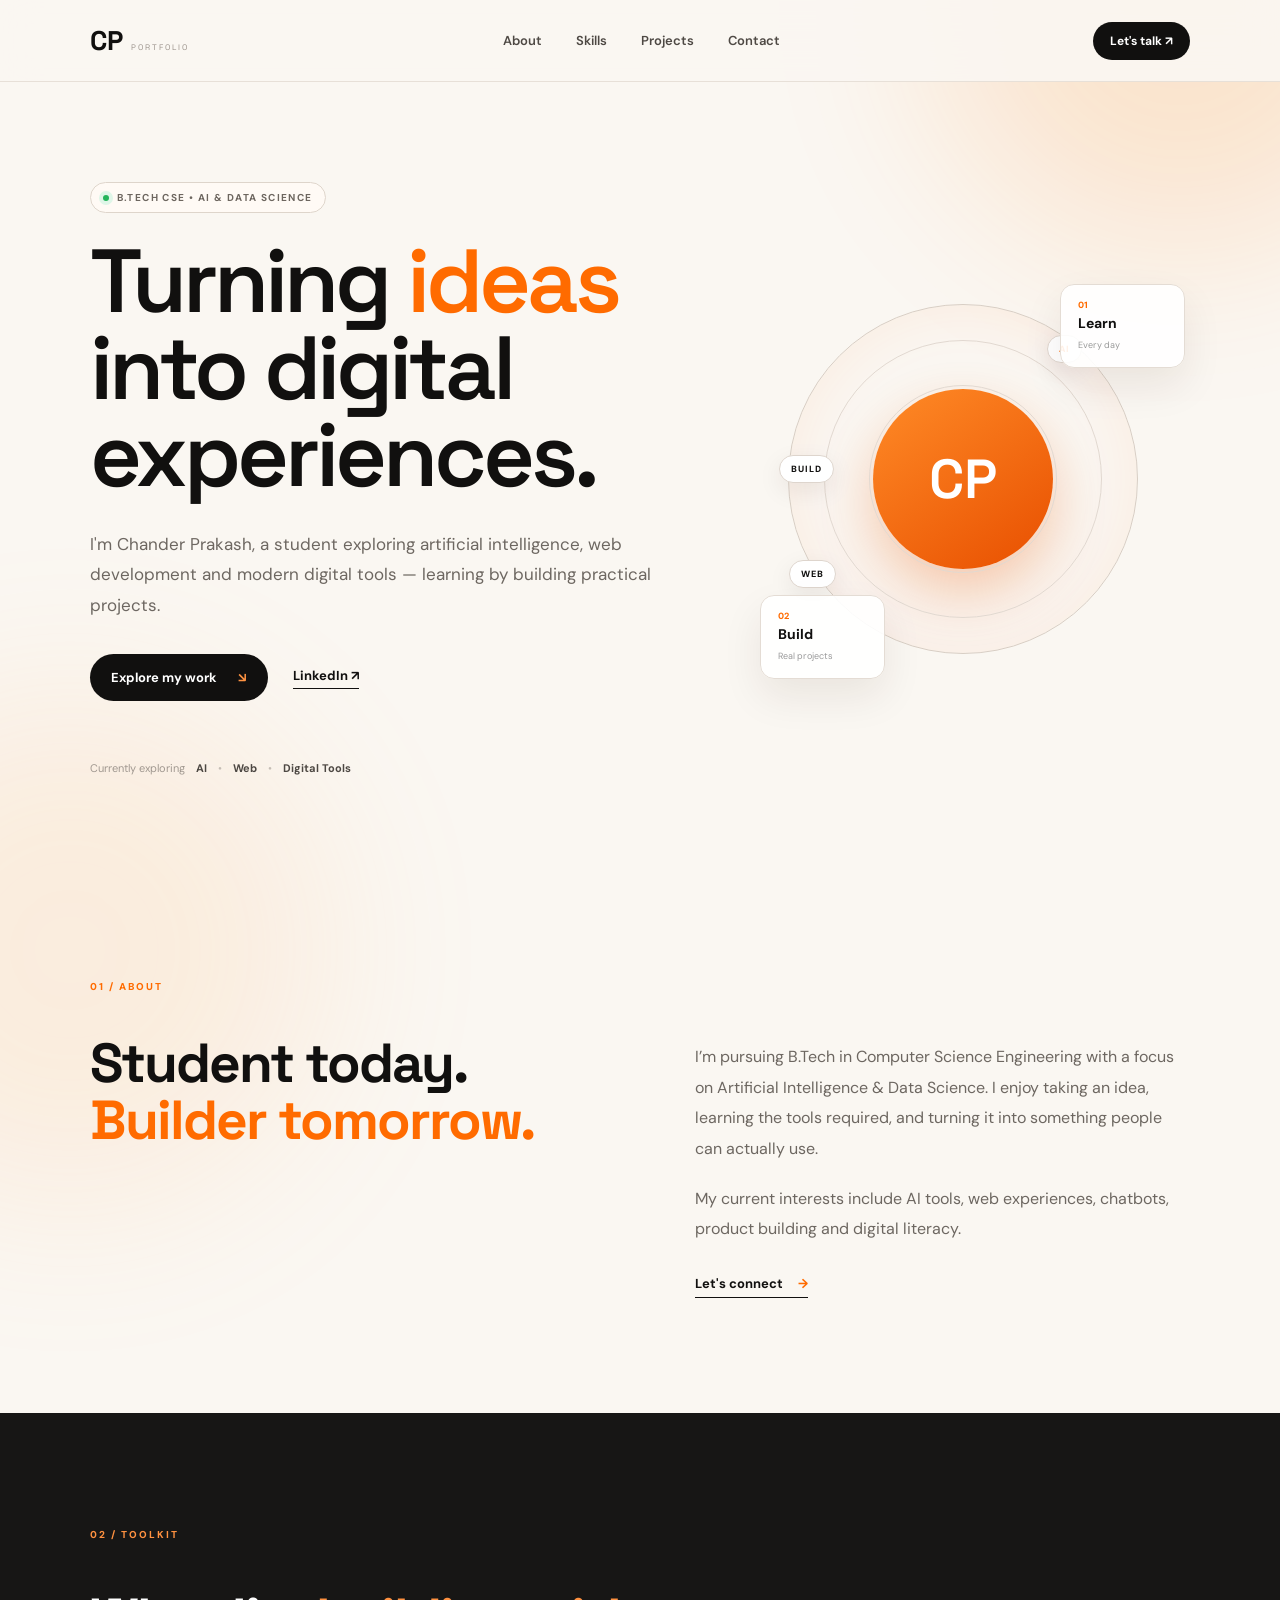
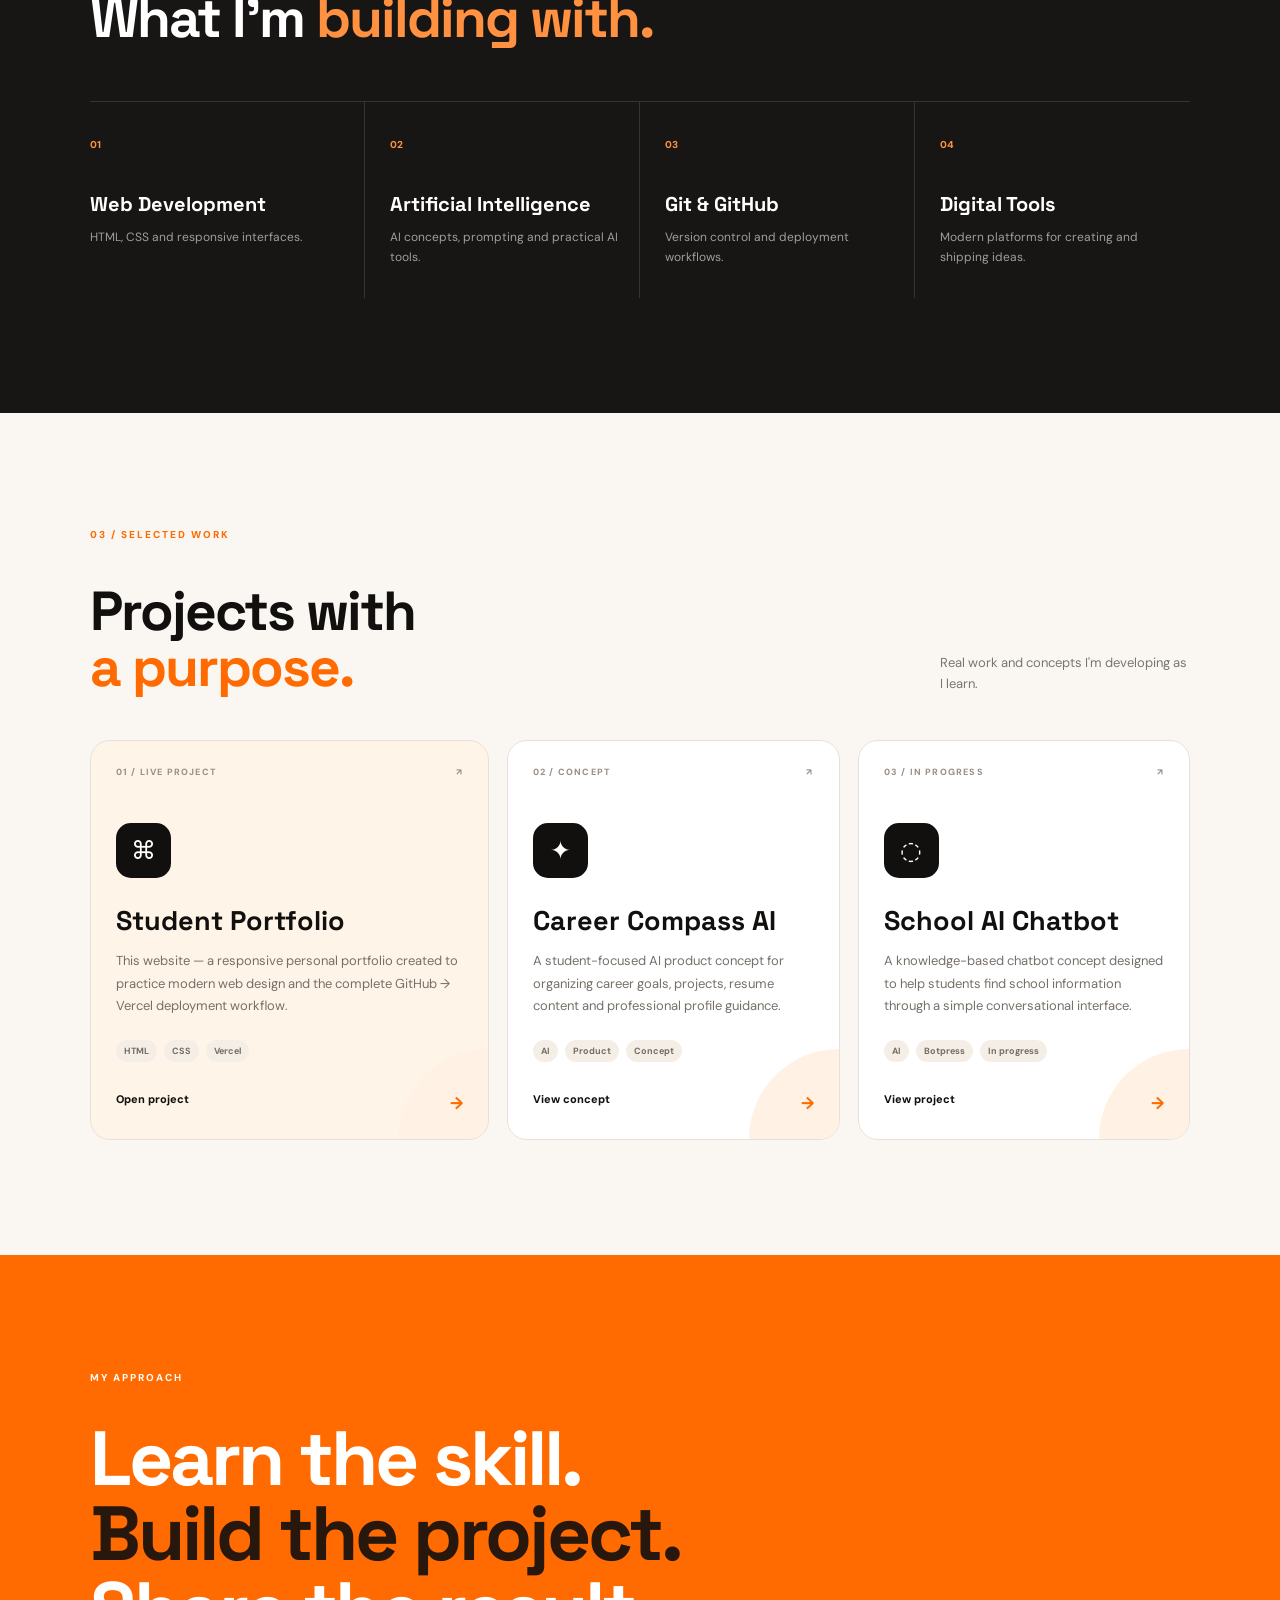
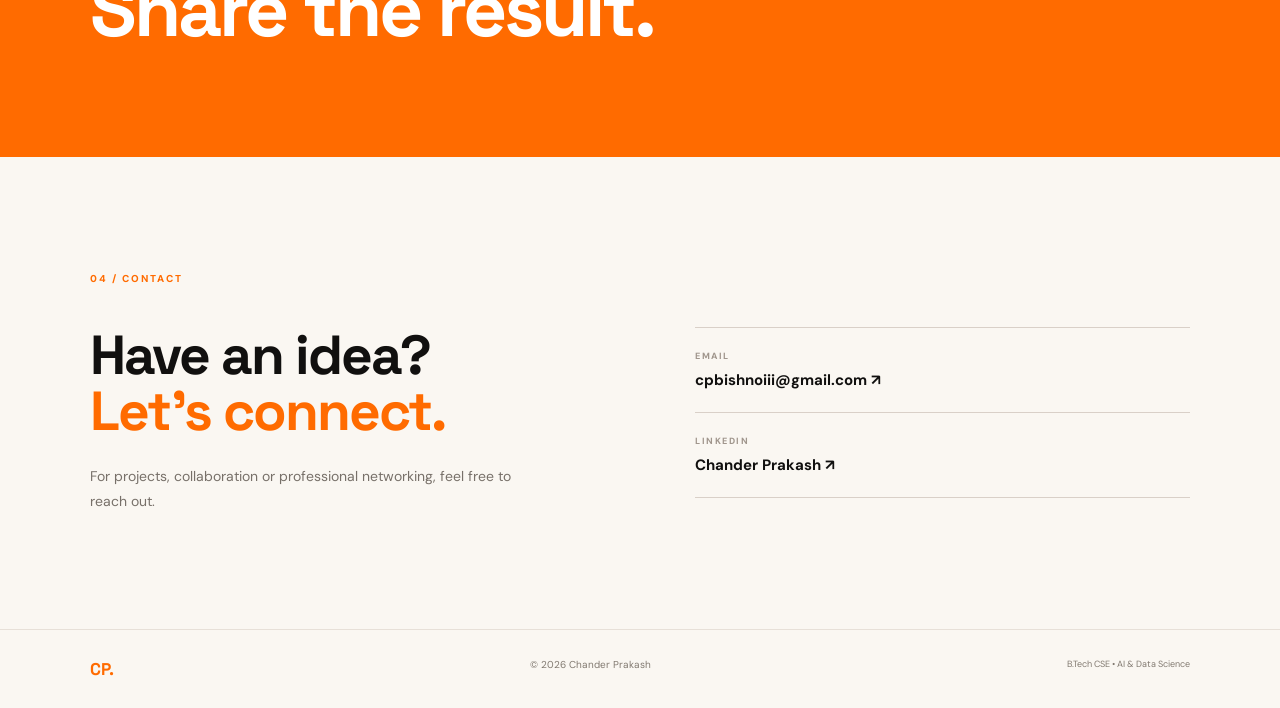
<file: index.html>
<!DOCTYPE html>
<html lang="en">
<head>
  <meta charset="UTF-8">
  <meta name="viewport" content="width=device-width, initial-scale=1.0">
  <meta name="description" content="Chander Prakash — B.Tech CSE AI & Data Science student portfolio.">
  <meta name="author" content="Chander Prakash">
  <meta name="keywords" content="Chander Prakash, AI, Data Science, CSE, student portfolio, web development">
  <meta property="og:title" content="Chander Prakash | AI & Data Science">
  <meta property="og:description" content="Student portfolio focused on AI, data science, web development and practical digital projects.">
  <meta property="og:type" content="website">
  <title>CP — AI & Data Science</title>
  <link rel="stylesheet" href="style.css">
<script src="https://cdn.botpress.cloud/webchat/v5.0/inject.js"></script>
<script src="https://files.bpcontent.cloud/2026/09/15/04/20260915045148-DFIFVXT6.js" defer></script></head>
</head>
  <body>
  <div class="bg-glow glow-one"></div>
  <div class="bg-glow glow-two"></div>

  <header class="nav">
    <a class="brand" href="#home"><span>CP</span><small>PORTFOLIO</small></a>
    <nav>
      <a href="#about">About</a>
      <a href="#skills">Skills</a>
      <a href="#work">Projects</a>
      <a href="#contact">Contact</a>
    </nav>
    <a class="nav-cta" href="mailto:cpbishnoiii@gmail.com">Let's talk ↗</a>
  </header>

  <main id="home">
    <section class="hero">
      <div class="hero-copy">
        <div class="pill"><i></i> B.TECH CSE • AI & DATA SCIENCE</div>
        <h1>Turning <em>ideas</em><br>into digital experiences.</h1>
        <p class="hero-text">I'm Chander Prakash, a student exploring artificial intelligence, web development and modern digital tools — learning by building practical projects.</p>
        <div class="hero-actions">
          <a class="btn-main" href="#work">Explore my work <span>↘</span></a>
          <a class="btn-link" href="https://www.linkedin.com/in/chander-prakash-222505421/" target="_blank" rel="noopener noreferrer">LinkedIn ↗</a>
        </div>
        <div class="trust-row">
          <span>Currently exploring</span>
          <strong>AI</strong><b>•</b><strong>Web</strong><b>•</b><strong>Digital Tools</strong>
        </div>
      </div>

      <div class="hero-visual">
        <div class="orb">
          <div class="orb-inner">CP</div>
          <span class="orbit o1">AI</span>
          <span class="orbit o2">WEB</span>
          <span class="orbit o3">BUILD</span>
        </div>
        <div class="floating-card fc-top"><span>01</span><b>Learn</b><small>Every day</small></div>
        <div class="floating-card fc-bottom"><span>02</span><b>Build</b><small>Real projects</small></div>
      </div>
    </section>

    <section id="about" class="about section">
      <div class="section-label">01 / ABOUT</div>
      <div class="about-content">
        <div>
          <h2>Student today.<br><span>Builder tomorrow.</span></h2>
        </div>
        <div>
          <p>I’m pursuing B.Tech in Computer Science Engineering with a focus on Artificial Intelligence & Data Science. I enjoy taking an idea, learning the tools required, and turning it into something people can actually use.</p>
          <p>My current interests include AI tools, web experiences, chatbots, product building and digital literacy.</p>
          <a class="text-arrow" href="#contact">Let's connect <span>→</span></a>
        </div>
      </div>
    </section>

    <section id="skills" class="skills section">
      <div class="section-label">02 / TOOLKIT</div>
      <h2>What I'm <span>building with.</span></h2>
      <div class="skill-grid">
        <div class="skill"><span class="skill-no">01</span><h3>Web Development</h3><p>HTML, CSS and responsive interfaces.</p></div>
        <div class="skill"><span class="skill-no">02</span><h3>Artificial Intelligence</h3><p>AI concepts, prompting and practical AI tools.</p></div>
        <div class="skill"><span class="skill-no">03</span><h3>Git & GitHub</h3><p>Version control and deployment workflows.</p></div>
        <div class="skill"><span class="skill-no">04</span><h3>Digital Tools</h3><p>Modern platforms for creating and shipping ideas.</p></div>
      </div>
    </section>

    <section id="work" class="work section">
      <div class="section-label">03 / SELECTED WORK</div>
      <div class="work-heading">
        <h2>Projects with<br><span>a purpose.</span></h2>
        <p>Real work and concepts I'm developing as I learn.</p>
      </div>

      <div class="project-grid">
        <a class="project-card featured" href="project-portfolio.html">
          <div class="project-top"><span>01 / LIVE PROJECT</span><span>↗</span></div>
          <div class="project-icon">⌘</div>
          <h3>Student Portfolio</h3>
          <p>This website — a responsive personal portfolio created to practice modern web design and the complete GitHub → Vercel deployment workflow.</p>
          <div class="tags"><span>HTML</span><span>CSS</span><span>Vercel</span></div>
          <div class="project-link">Open project <b>→</b></div>
        </a>

        <a class="project-card" href="project-career.html">
          <div class="project-top"><span>02 / CONCEPT</span><span>↗</span></div>
          <div class="project-icon">✦</div>
          <h3>Career Compass AI</h3>
          <p>A student-focused AI product concept for organizing career goals, projects, resume content and professional profile guidance.</p>
          <div class="tags"><span>AI</span><span>Product</span><span>Concept</span></div>
          <div class="project-link">View concept <b>→</b></div>
        </a>

        <a class="project-card" href="project-chatbot.html">
          <div class="project-top"><span>03 / IN PROGRESS</span><span>↗</span></div>
          <div class="project-icon">◌</div>
          <h3>School AI Chatbot</h3>
          <p>A knowledge-based chatbot concept designed to help students find school information through a simple conversational interface.</p>
          <div class="tags"><span>AI</span><span>Botpress</span><span>In progress</span></div>
          <div class="project-link">View project <b>→</b></div>
        </a>
      </div>
    </section>

    <section class="statement">
      <div class="statement-inner">
        <span>MY APPROACH</span>
        <h2>Learn the skill.<br><i>Build the project.</i><br>Share the result.</h2>
      </div>
    </section>

    <section id="contact" class="contact section">
      <div class="section-label">04 / CONTACT</div>
      <div class="contact-inner">
        <div>
          <h2>Have an idea?<br><span>Let's connect.</span></h2>
          <p>For projects, collaboration or professional networking, feel free to reach out.</p>
        </div>
        <div class="contact-links">
          <a href="mailto:cpbishnoiii@gmail.com"><small>EMAIL</small><strong>cpbishnoiii@gmail.com ↗</strong></a>
          <a href="https://www.linkedin.com/in/chander-prakash-222505421/" target="_blank" rel="noopener noreferrer"><small>LINKEDIN</small><strong>Chander Prakash ↗</strong></a>
        </div>
      </div>
    </section>
  </main>

  <footer><span>CP.</span> © 2026 Chander Prakash <small>B.Tech CSE • AI & Data Science</small></footer>
</body>
</html>
</file>
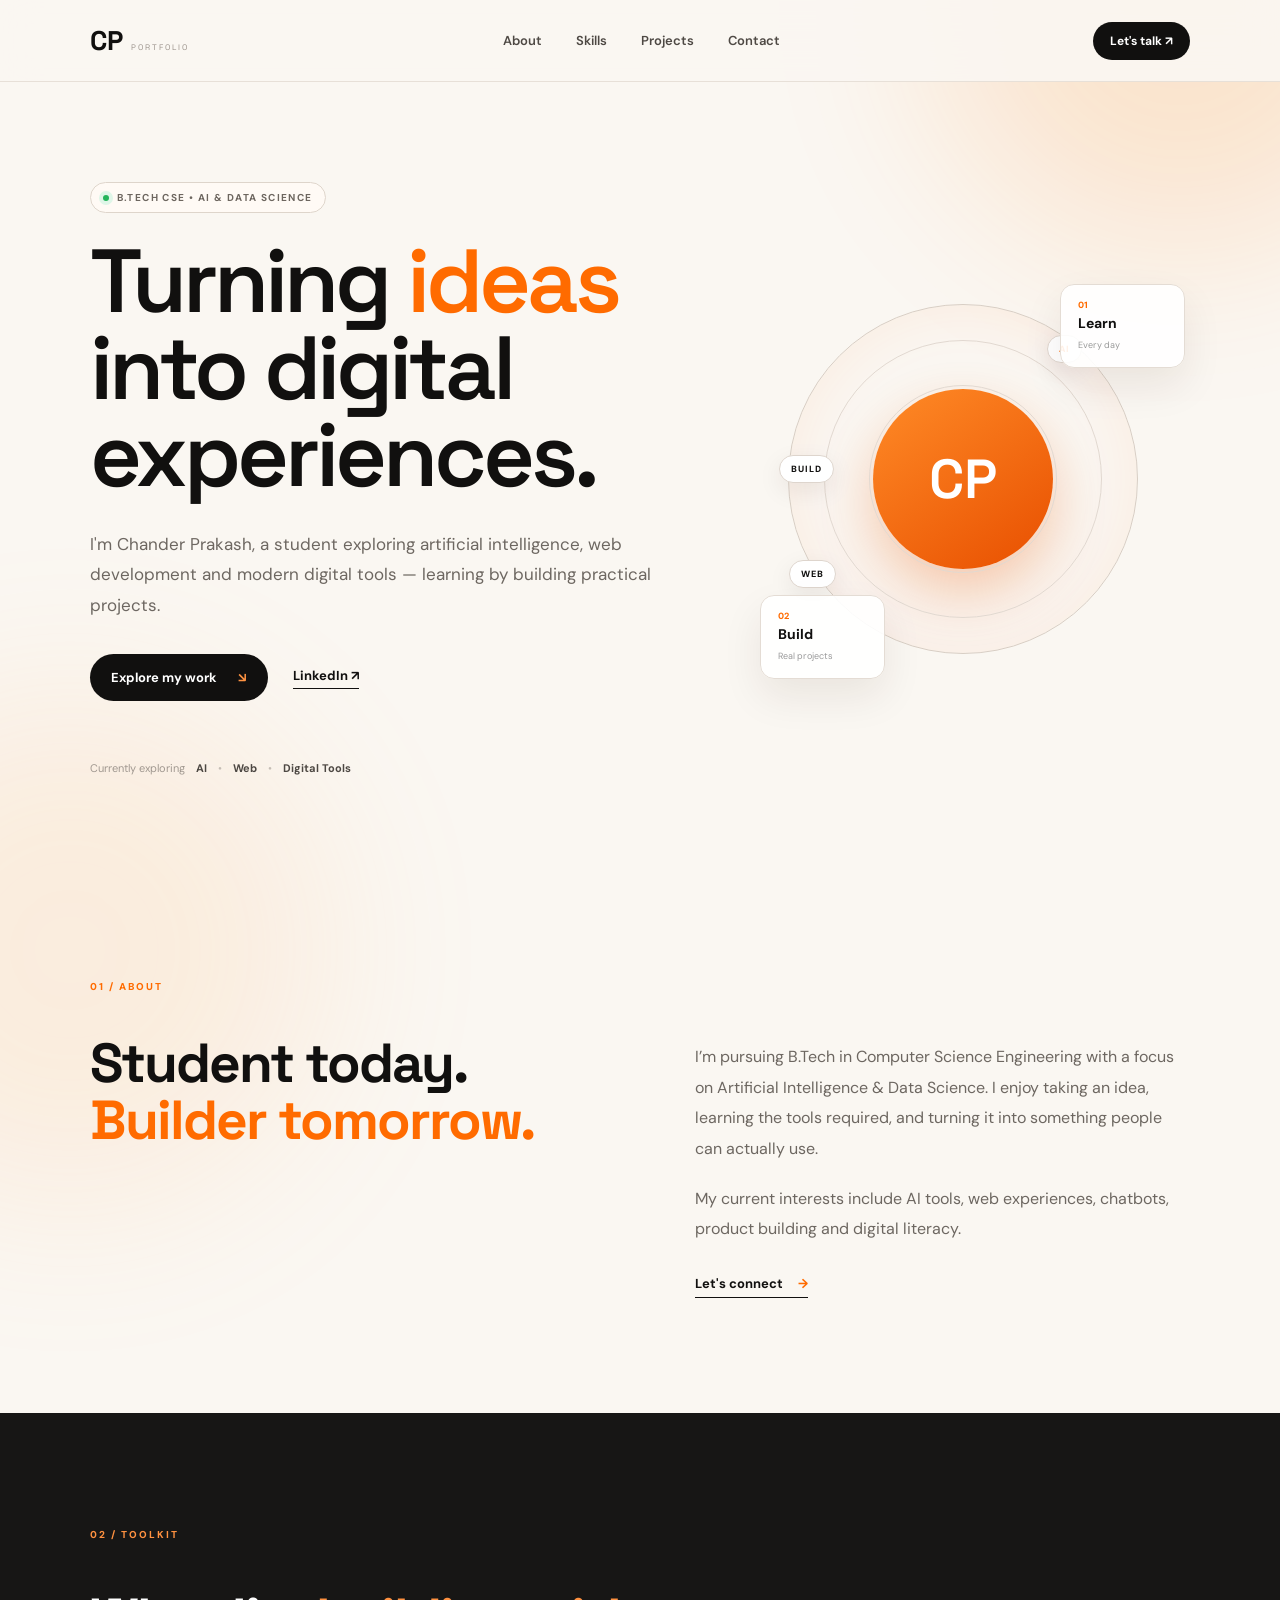
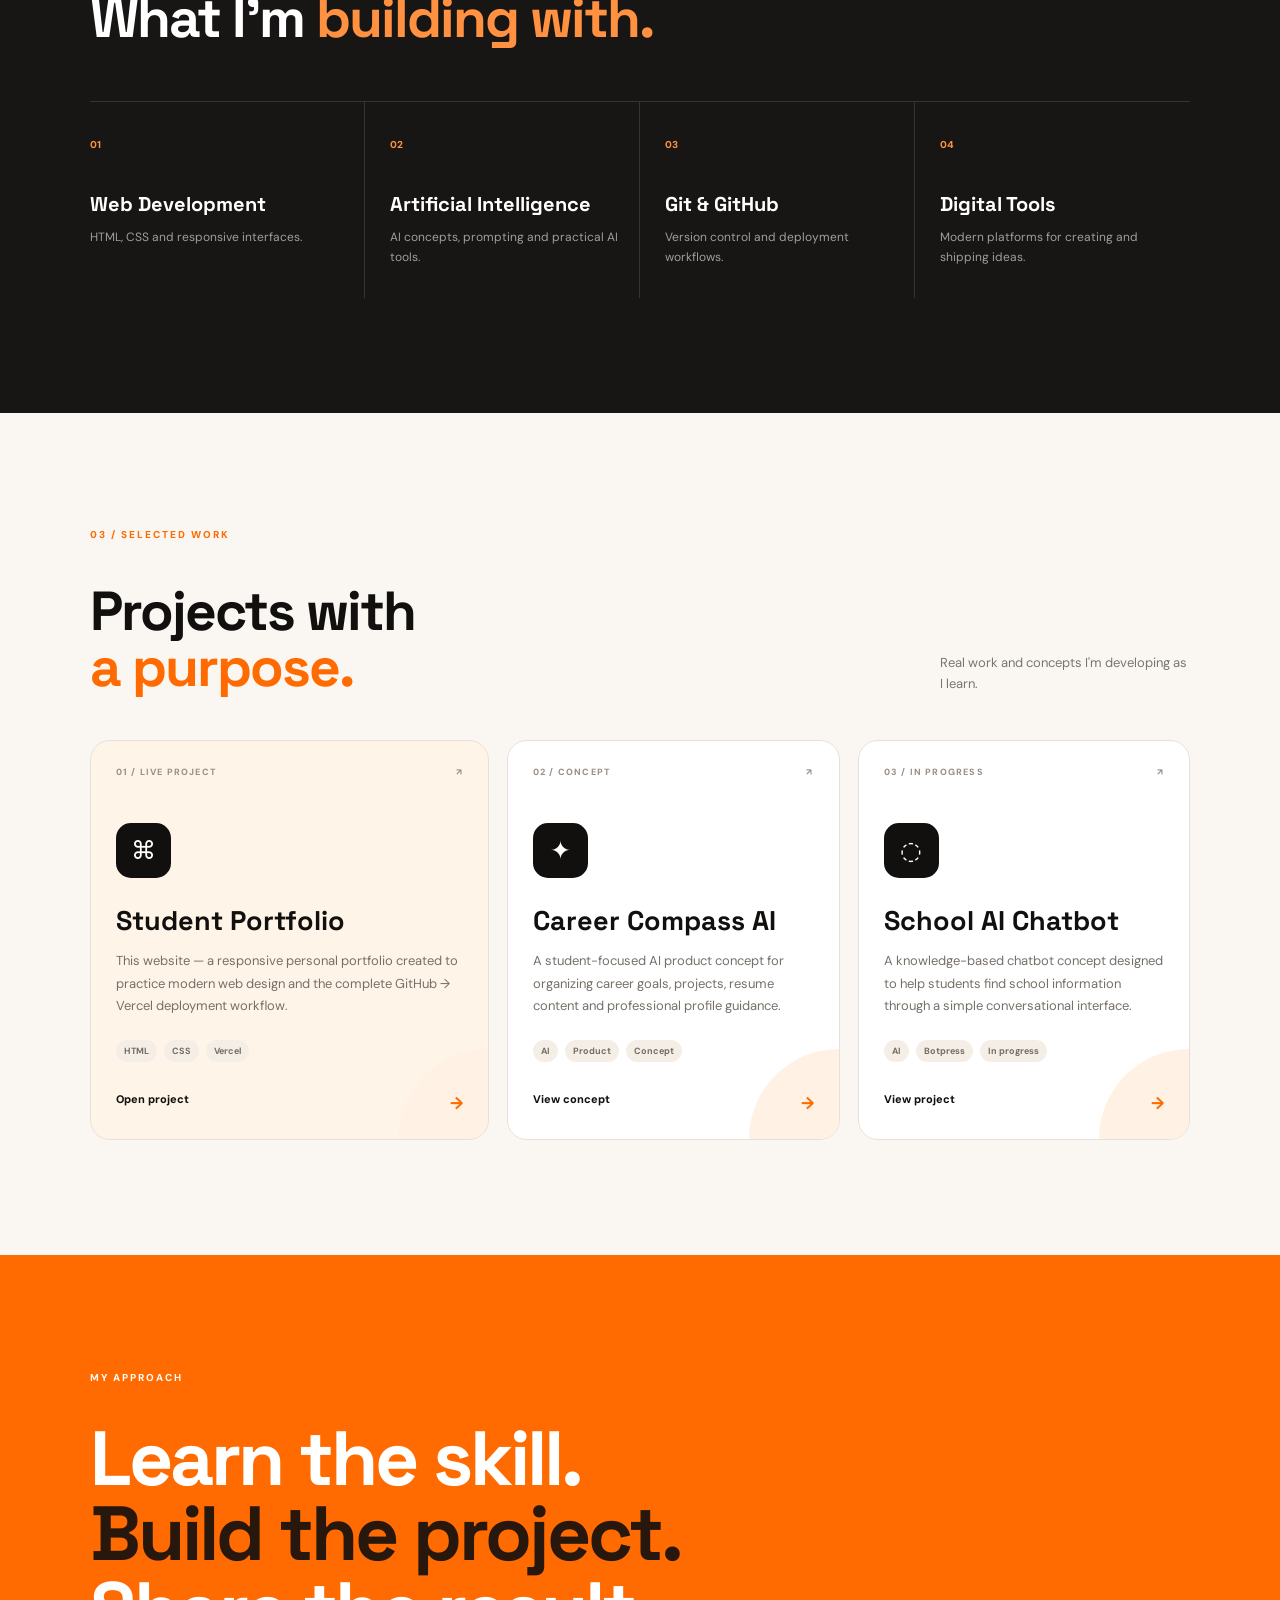
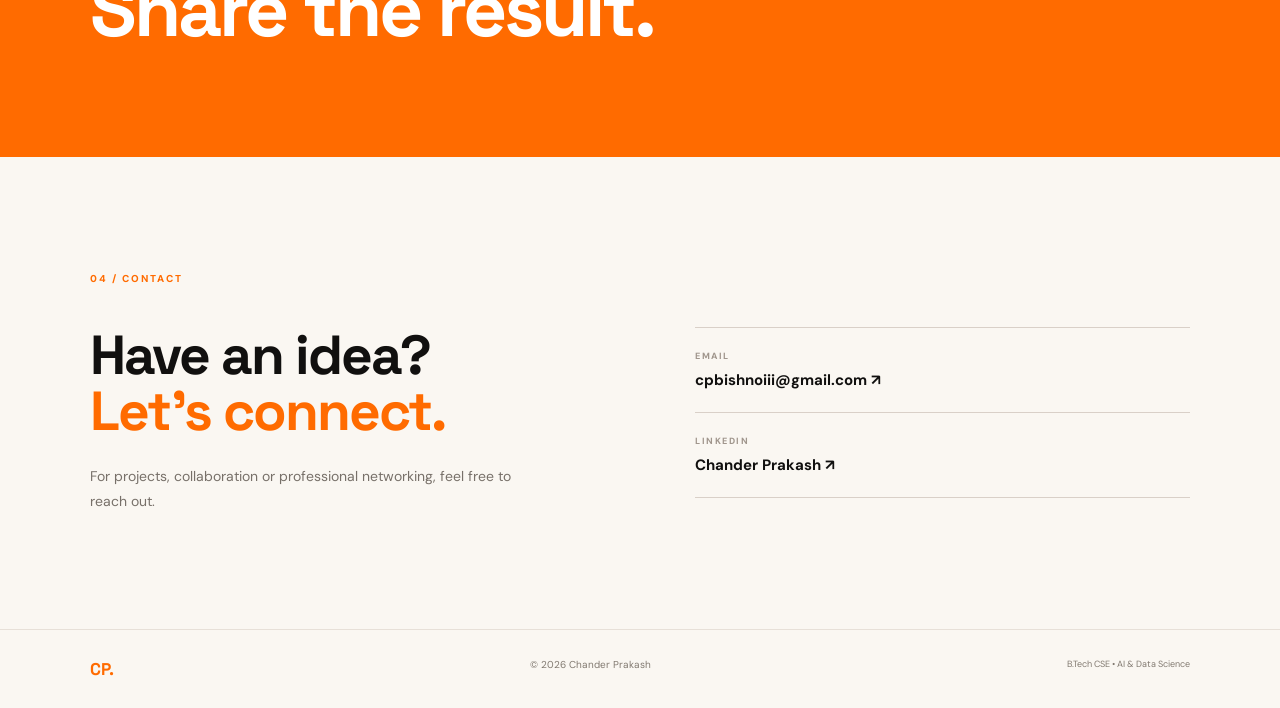
<file: index[1].html>
<!DOCTYPE html>
<html lang="en">
<head>
  <meta charset="UTF-8">
  <meta name="viewport" content="width=device-width, initial-scale=1.0">
  <meta name="description" content="Chander Prakash — B.Tech CSE AI & Data Science student portfolio.">
  <meta name="author" content="Chander Prakash">
  <meta name="keywords" content="Chander Prakash, AI, Data Science, CSE, student portfolio, web development">
  <meta property="og:title" content="Chander Prakash | AI & Data Science">
  <meta property="og:description" content="Student portfolio focused on AI, data science, web development and practical digital projects.">
  <meta property="og:type" content="website">
  <title>CP — AI & Data Science</title>
  <link rel="stylesheet" href="style.css">
</head>
<body>
  <div class="bg-glow glow-one"></div>
  <div class="bg-glow glow-two"></div>

  <header class="nav">
    <a class="brand" href="#home"><span>CP</span><small>PORTFOLIO</small></a>
    <nav>
      <a href="#about">About</a>
      <a href="#skills">Skills</a>
      <a href="#work">Projects</a>
      <a href="#contact">Contact</a>
    </nav>
    <a class="nav-cta" href="mailto:cpbishnoiii@gmail.com">Let's talk ↗</a>
  </header>

  <main id="home">
    <section class="hero">
      <div class="hero-copy">
        <div class="pill"><i></i> B.TECH CSE • AI & DATA SCIENCE</div>
        <h1>Turning <em>ideas</em><br>into digital experiences.</h1>
        <p class="hero-text">I'm Chander Prakash, a student exploring artificial intelligence, web development and modern digital tools — learning by building practical projects.</p>
        <div class="hero-actions">
          <a class="btn-main" href="#work">Explore my work <span>↘</span></a>
          <a class="btn-link" href="https://www.linkedin.com/in/chander-prakash-222505421/" target="_blank" rel="noopener noreferrer">LinkedIn ↗</a>
        </div>
        <div class="trust-row">
          <span>Currently exploring</span>
          <strong>AI</strong><b>•</b><strong>Web</strong><b>•</b><strong>Digital Tools</strong>
        </div>
      </div>

      <div class="hero-visual">
        <div class="orb">
          <div class="orb-inner">CP</div>
          <span class="orbit o1">AI</span>
          <span class="orbit o2">WEB</span>
          <span class="orbit o3">BUILD</span>
        </div>
        <div class="floating-card fc-top"><span>01</span><b>Learn</b><small>Every day</small></div>
        <div class="floating-card fc-bottom"><span>02</span><b>Build</b><small>Real projects</small></div>
      </div>
    </section>

    <section id="about" class="about section">
      <div class="section-label">01 / ABOUT</div>
      <div class="about-content">
        <div>
          <h2>Student today.<br><span>Builder tomorrow.</span></h2>
        </div>
        <div>
          <p>I’m pursuing B.Tech in Computer Science Engineering with a focus on Artificial Intelligence & Data Science. I enjoy taking an idea, learning the tools required, and turning it into something people can actually use.</p>
          <p>My current interests include AI tools, web experiences, chatbots, product building and digital literacy.</p>
          <a class="text-arrow" href="#contact">Let's connect <span>→</span></a>
        </div>
      </div>
    </section>

    <section id="skills" class="skills section">
      <div class="section-label">02 / TOOLKIT</div>
      <h2>What I'm <span>building with.</span></h2>
      <div class="skill-grid">
        <div class="skill"><span class="skill-no">01</span><h3>Web Development</h3><p>HTML, CSS and responsive interfaces.</p></div>
        <div class="skill"><span class="skill-no">02</span><h3>Artificial Intelligence</h3><p>AI concepts, prompting and practical AI tools.</p></div>
        <div class="skill"><span class="skill-no">03</span><h3>Git & GitHub</h3><p>Version control and deployment workflows.</p></div>
        <div class="skill"><span class="skill-no">04</span><h3>Digital Tools</h3><p>Modern platforms for creating and shipping ideas.</p></div>
      </div>
    </section>

    <section id="work" class="work section">
      <div class="section-label">03 / SELECTED WORK</div>
      <div class="work-heading">
        <h2>Projects with<br><span>a purpose.</span></h2>
        <p>Real work and concepts I'm developing as I learn.</p>
      </div>

      <div class="project-grid">
        <a class="project-card featured" href="project-portfolio.html">
          <div class="project-top"><span>01 / LIVE PROJECT</span><span>↗</span></div>
          <div class="project-icon">⌘</div>
          <h3>Student Portfolio</h3>
          <p>This website — a responsive personal portfolio created to practice modern web design and the complete GitHub → Vercel deployment workflow.</p>
          <div class="tags"><span>HTML</span><span>CSS</span><span>Vercel</span></div>
          <div class="project-link">Open project <b>→</b></div>
        </a>

        <a class="project-card" href="project-career.html">
          <div class="project-top"><span>02 / CONCEPT</span><span>↗</span></div>
          <div class="project-icon">✦</div>
          <h3>Career Compass AI</h3>
          <p>A student-focused AI product concept for organizing career goals, projects, resume content and professional profile guidance.</p>
          <div class="tags"><span>AI</span><span>Product</span><span>Concept</span></div>
          <div class="project-link">View concept <b>→</b></div>
        </a>

        <a class="project-card" href="project-chatbot.html">
          <div class="project-top"><span>03 / IN PROGRESS</span><span>↗</span></div>
          <div class="project-icon">◌</div>
          <h3>School AI Chatbot</h3>
          <p>A knowledge-based chatbot concept designed to help students find school information through a simple conversational interface.</p>
          <div class="tags"><span>AI</span><span>Botpress</span><span>In progress</span></div>
          <div class="project-link">View project <b>→</b></div>
        </a>
      </div>
    </section>

    <section class="statement">
      <div class="statement-inner">
        <span>MY APPROACH</span>
        <h2>Learn the skill.<br><i>Build the project.</i><br>Share the result.</h2>
      </div>
    </section>

    <section id="contact" class="contact section">
      <div class="section-label">04 / CONTACT</div>
      <div class="contact-inner">
        <div>
          <h2>Have an idea?<br><span>Let's connect.</span></h2>
          <p>For projects, collaboration or professional networking, feel free to reach out.</p>
        </div>
        <div class="contact-links">
          <a href="mailto:cpbishnoiii@gmail.com"><small>EMAIL</small><strong>cpbishnoiii@gmail.com ↗</strong></a>
          <a href="https://www.linkedin.com/in/chander-prakash-222505421/" target="_blank" rel="noopener noreferrer"><small>LINKEDIN</small><strong>Chander Prakash ↗</strong></a>
        </div>
      </div>
    </section>
  </main>

  <footer><span>CP.</span> © 2026 Chander Prakash <small>B.Tech CSE • AI & Data Science</small></footer>
</body>
</html>
</file>
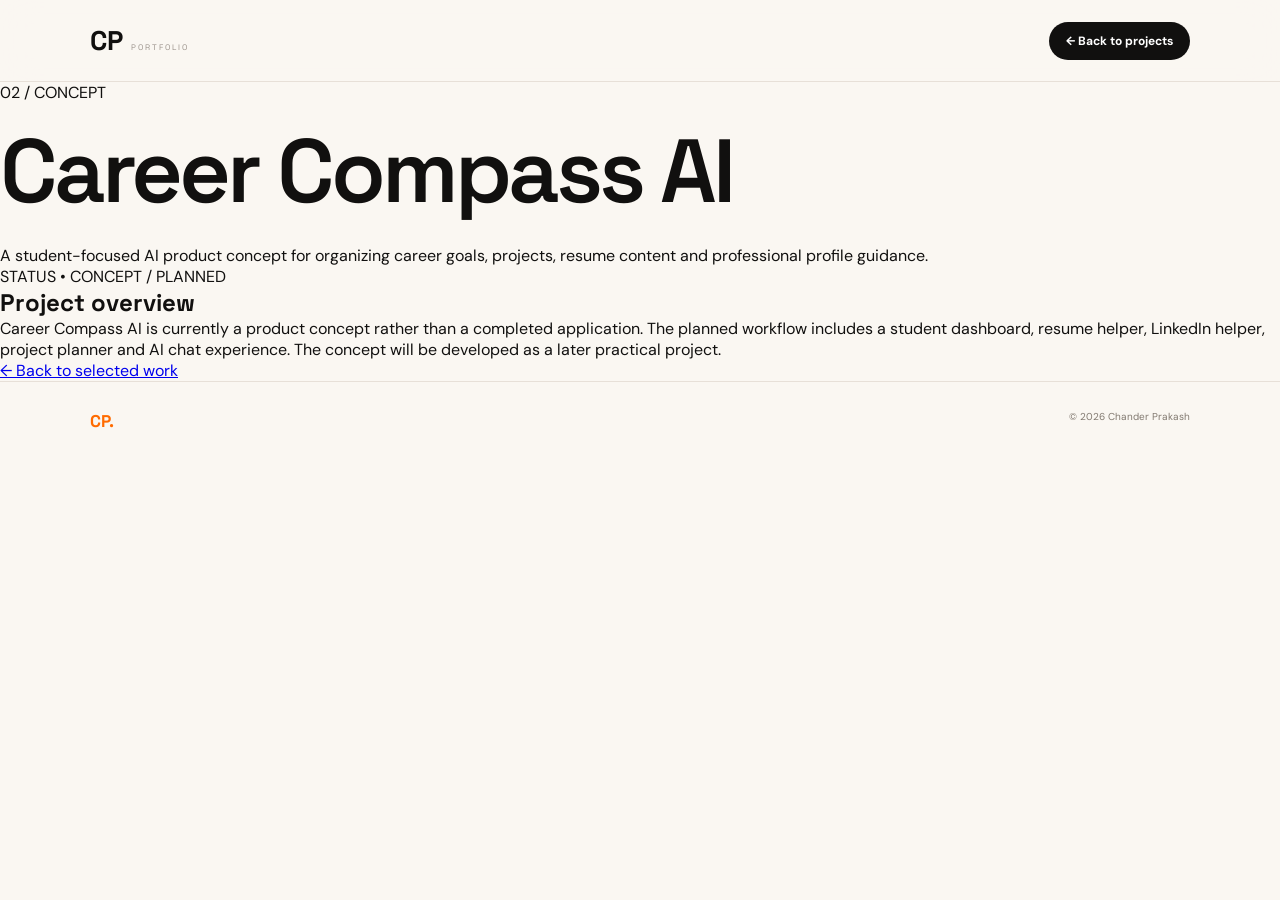
<file: project-career.html>
<!DOCTYPE html>
<html lang="en"><head><meta charset="UTF-8"><meta name="viewport" content="width=device-width,initial-scale=1.0">
<title>Career Compass AI | CP</title><link rel="stylesheet" href="style.css"></head>
<body class="detail-body">
<header class="nav"><a class="brand" href="index.html"><span>CP</span><small>PORTFOLIO</small></a><a class="nav-cta" href="index.html#work">← Back to projects</a></header>
<main class="detail">
<div class="detail-label">02 / CONCEPT</div><h1>Career Compass AI</h1><p class="detail-lead">A student-focused AI product concept for organizing career goals, projects, resume content and professional profile guidance.</p>
<div class="detail-status">STATUS • CONCEPT / PLANNED</div>
<section class="detail-card"><h2>Project overview</h2><p>Career Compass AI is currently a product concept rather than a completed application. The planned workflow includes a student dashboard, resume helper, LinkedIn helper, project planner and AI chat experience. The concept will be developed as a later practical project.</p></section>
<a class="back-link" href="index.html#work">← Back to selected work</a>
</main>
<footer><span>CP.</span> © 2026 Chander Prakash</footer></body></html>
</file>
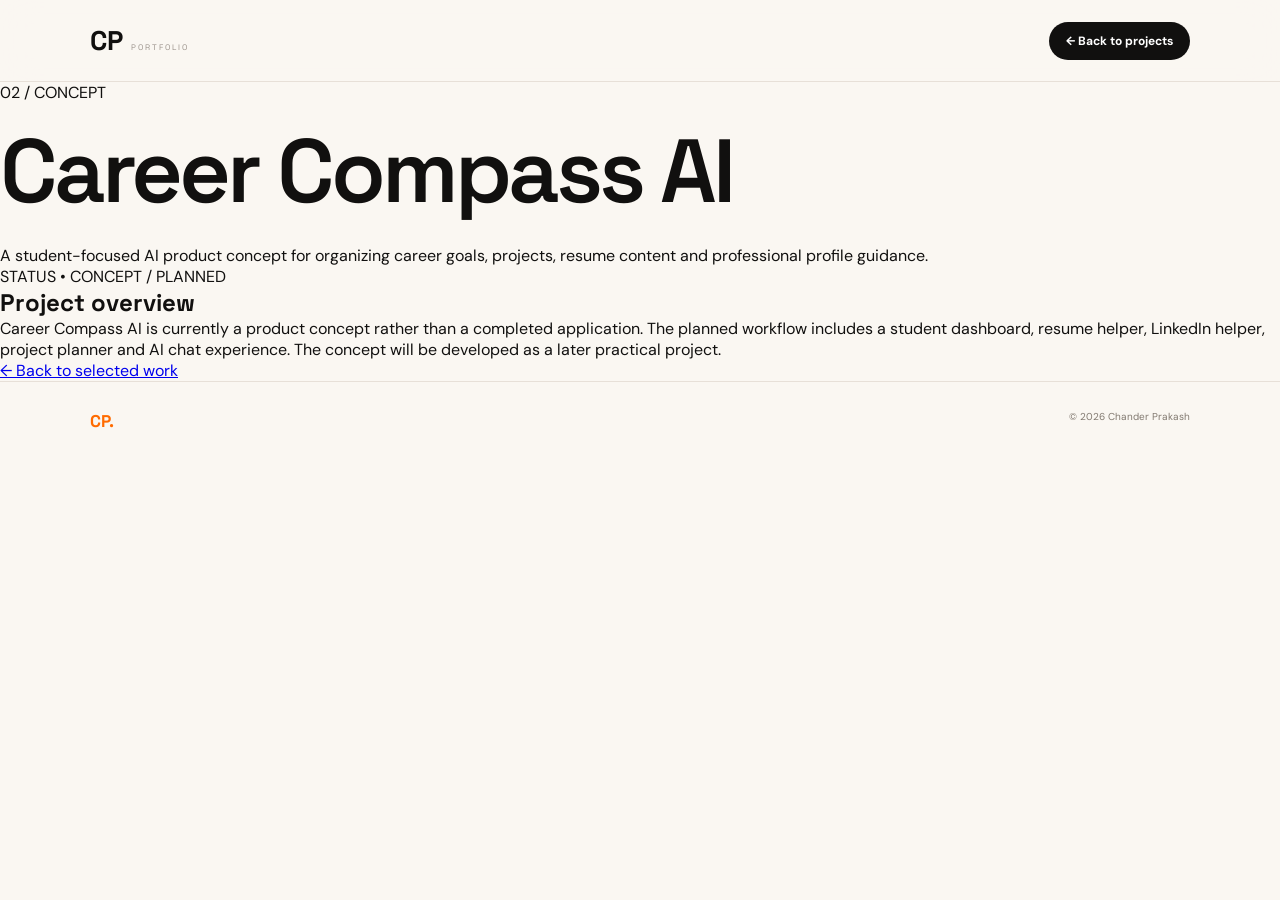
<file: project-career[1].html>
<!DOCTYPE html>
<html lang="en"><head><meta charset="UTF-8"><meta name="viewport" content="width=device-width,initial-scale=1.0">
<title>Career Compass AI | CP</title><link rel="stylesheet" href="style.css"></head>
<body class="detail-body">
<header class="nav"><a class="brand" href="index.html"><span>CP</span><small>PORTFOLIO</small></a><a class="nav-cta" href="index.html#work">← Back to projects</a></header>
<main class="detail">
<div class="detail-label">02 / CONCEPT</div><h1>Career Compass AI</h1><p class="detail-lead">A student-focused AI product concept for organizing career goals, projects, resume content and professional profile guidance.</p>
<div class="detail-status">STATUS • CONCEPT / PLANNED</div>
<section class="detail-card"><h2>Project overview</h2><p>Career Compass AI is currently a product concept rather than a completed application. The planned workflow includes a student dashboard, resume helper, LinkedIn helper, project planner and AI chat experience. The concept will be developed as a later practical project.</p></section>
<a class="back-link" href="index.html#work">← Back to selected work</a>
</main>
<footer><span>CP.</span> © 2026 Chander Prakash</footer></body></html>
</file>
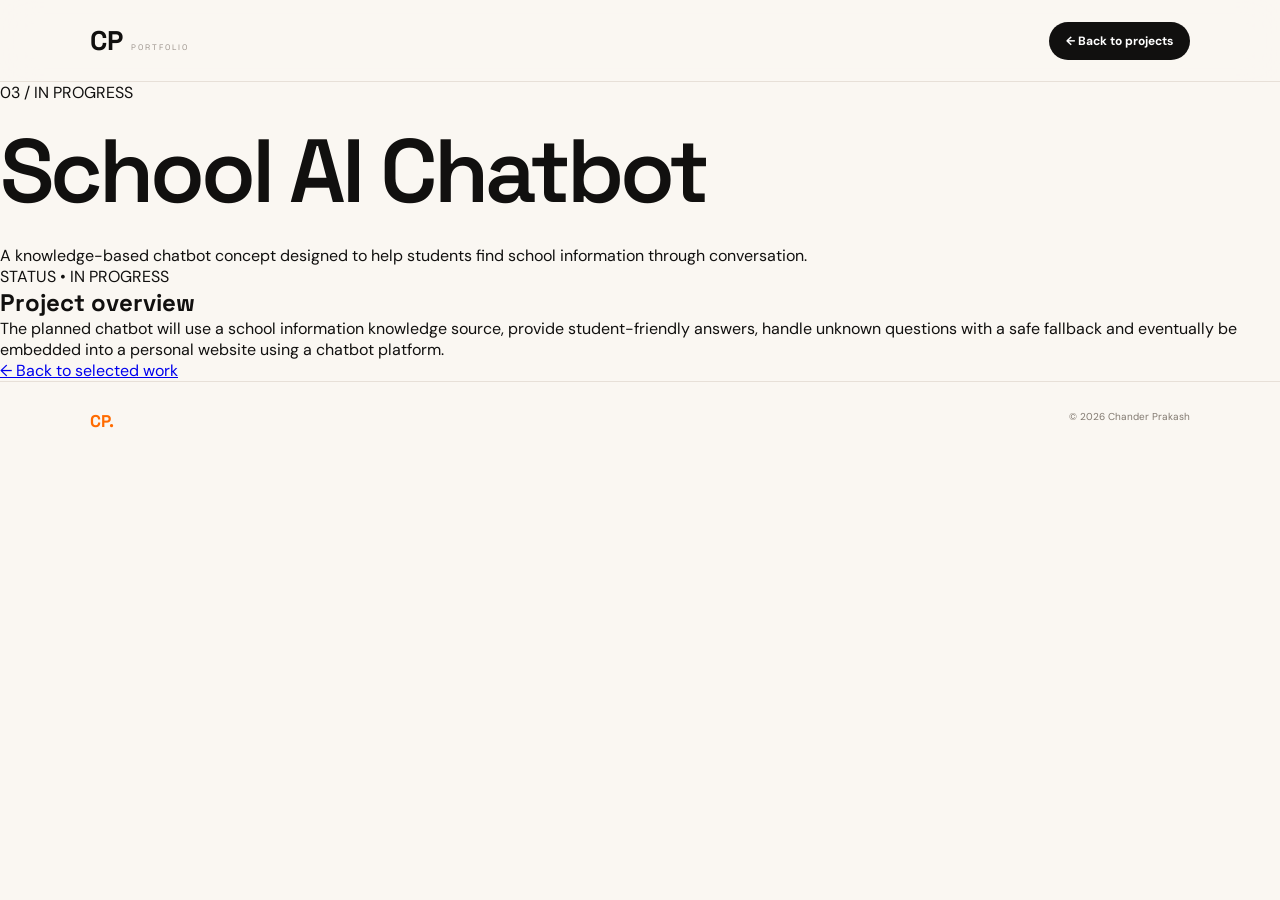
<file: project-chatbot.html>
<!DOCTYPE html>
<html lang="en"><head><meta charset="UTF-8"><meta name="viewport" content="width=device-width,initial-scale=1.0">
<title>School AI Chatbot | CP</title><link rel="stylesheet" href="style.css"></head>
<body class="detail-body">
<header class="nav"><a class="brand" href="index.html"><span>CP</span><small>PORTFOLIO</small></a><a class="nav-cta" href="index.html#work">← Back to projects</a></header>
<main class="detail">
<div class="detail-label">03 / IN PROGRESS</div><h1>School AI Chatbot</h1><p class="detail-lead">A knowledge-based chatbot concept designed to help students find school information through conversation.</p>
<div class="detail-status">STATUS • IN PROGRESS</div>
<section class="detail-card"><h2>Project overview</h2><p>The planned chatbot will use a school information knowledge source, provide student-friendly answers, handle unknown questions with a safe fallback and eventually be embedded into a personal website using a chatbot platform.</p></section>
<a class="back-link" href="index.html#work">← Back to selected work</a>
</main>
<footer><span>CP.</span> © 2026 Chander Prakash</footer></body></html>
</file>
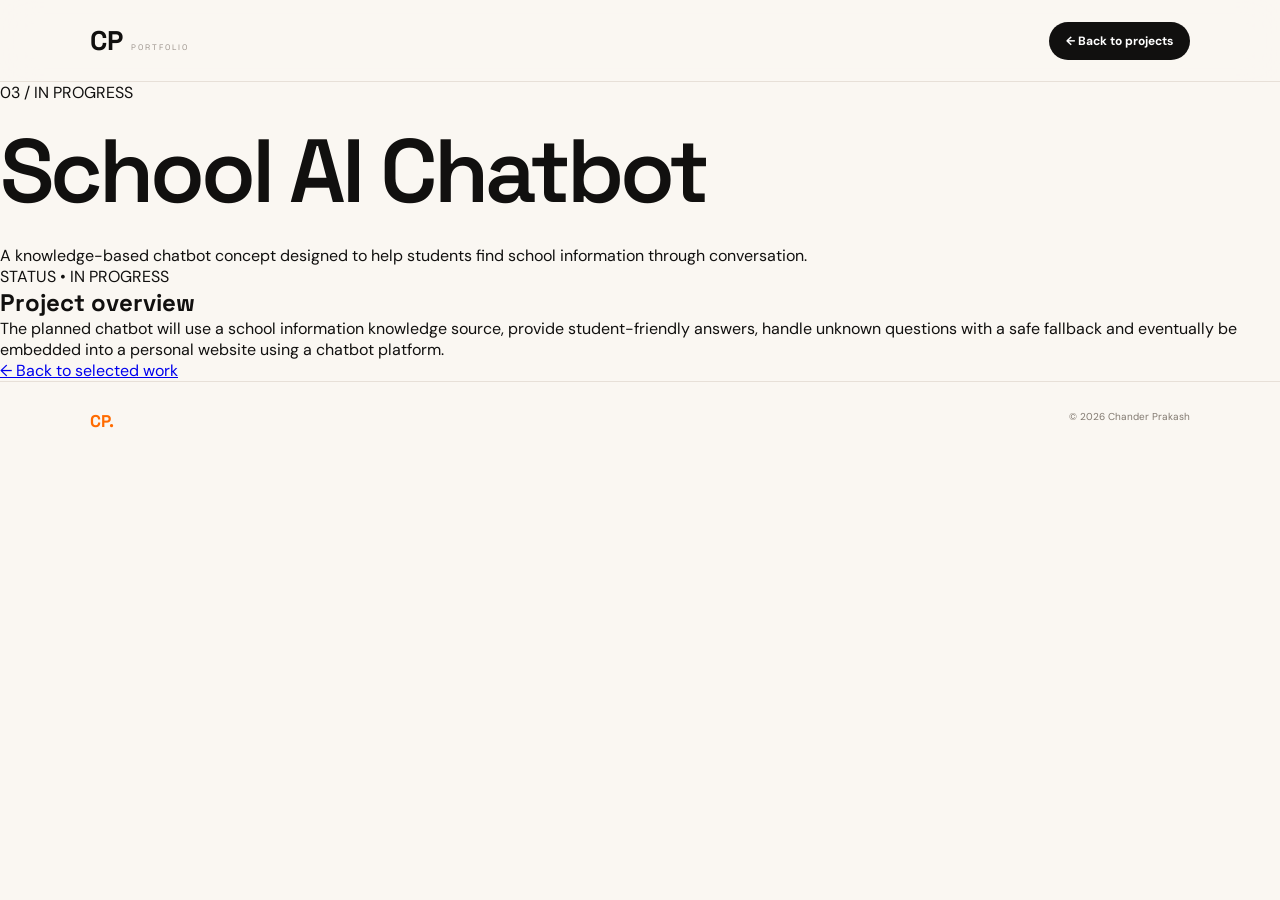
<file: project-chatbot[1].html>
<!DOCTYPE html>
<html lang="en"><head><meta charset="UTF-8"><meta name="viewport" content="width=device-width,initial-scale=1.0">
<title>School AI Chatbot | CP</title><link rel="stylesheet" href="style.css"></head>
<body class="detail-body">
<header class="nav"><a class="brand" href="index.html"><span>CP</span><small>PORTFOLIO</small></a><a class="nav-cta" href="index.html#work">← Back to projects</a></header>
<main class="detail">
<div class="detail-label">03 / IN PROGRESS</div><h1>School AI Chatbot</h1><p class="detail-lead">A knowledge-based chatbot concept designed to help students find school information through conversation.</p>
<div class="detail-status">STATUS • IN PROGRESS</div>
<section class="detail-card"><h2>Project overview</h2><p>The planned chatbot will use a school information knowledge source, provide student-friendly answers, handle unknown questions with a safe fallback and eventually be embedded into a personal website using a chatbot platform.</p></section>
<a class="back-link" href="index.html#work">← Back to selected work</a>
</main>
<footer><span>CP.</span> © 2026 Chander Prakash</footer></body></html>
</file>
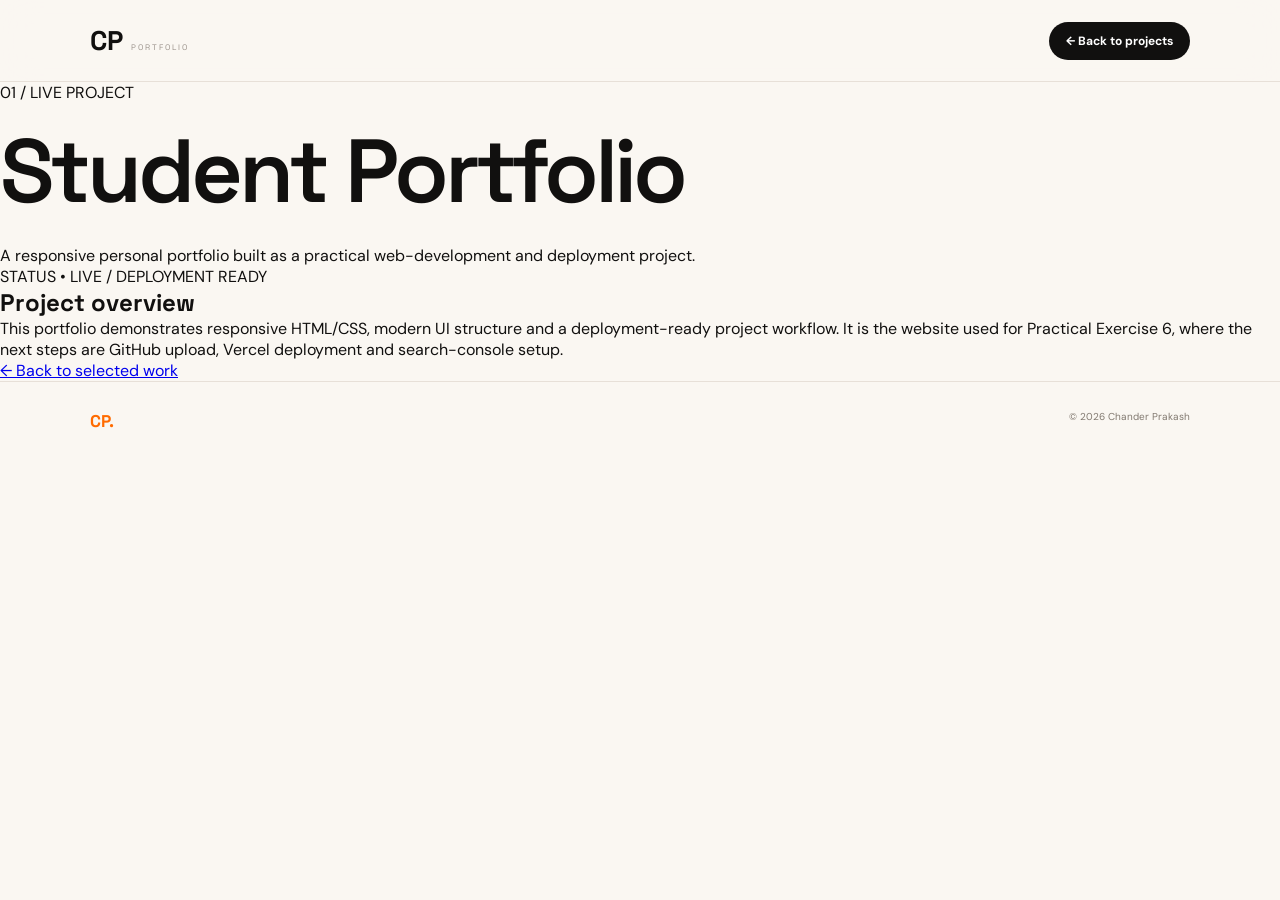
<file: project-portfolio.html>
<!DOCTYPE html>
<html lang="en"><head><meta charset="UTF-8"><meta name="viewport" content="width=device-width,initial-scale=1.0">
<title>Student Portfolio | CP</title><link rel="stylesheet" href="style.css"></head>
<body class="detail-body">
<header class="nav"><a class="brand" href="index.html"><span>CP</span><small>PORTFOLIO</small></a><a class="nav-cta" href="index.html#work">← Back to projects</a></header>
<main class="detail">
<div class="detail-label">01 / LIVE PROJECT</div><h1>Student Portfolio</h1><p class="detail-lead">A responsive personal portfolio built as a practical web-development and deployment project.</p>
<div class="detail-status">STATUS • LIVE / DEPLOYMENT READY</div>
<section class="detail-card"><h2>Project overview</h2><p>This portfolio demonstrates responsive HTML/CSS, modern UI structure and a deployment-ready project workflow. It is the website used for Practical Exercise 6, where the next steps are GitHub upload, Vercel deployment and search-console setup.</p></section>
<a class="back-link" href="index.html#work">← Back to selected work</a>
</main>
<footer><span>CP.</span> © 2026 Chander Prakash</footer></body></html>
</file>
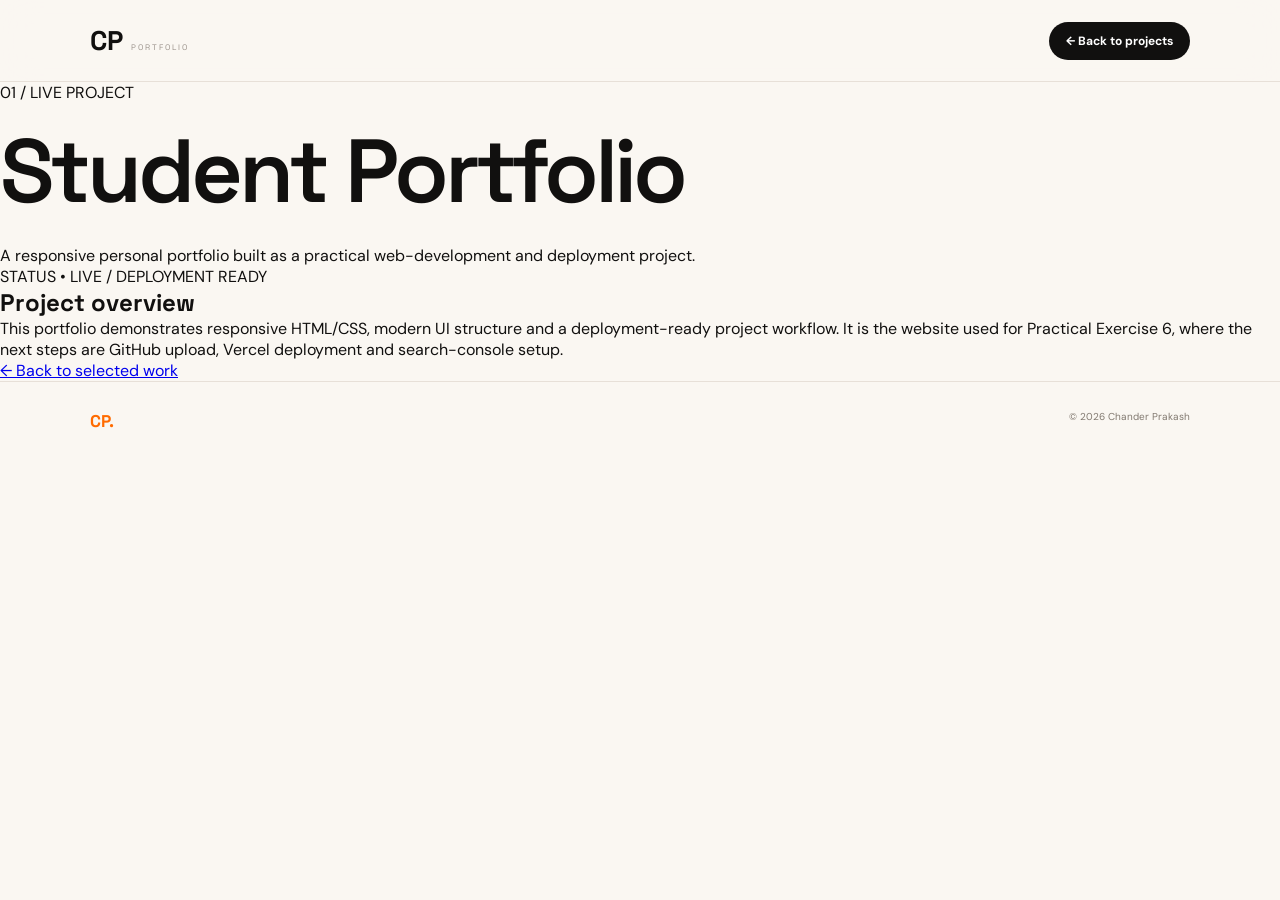
<file: project-portfolio[1].html>
<!DOCTYPE html>
<html lang="en"><head><meta charset="UTF-8"><meta name="viewport" content="width=device-width,initial-scale=1.0">
<title>Student Portfolio | CP</title><link rel="stylesheet" href="style.css"></head>
<body class="detail-body">
<header class="nav"><a class="brand" href="index.html"><span>CP</span><small>PORTFOLIO</small></a><a class="nav-cta" href="index.html#work">← Back to projects</a></header>
<main class="detail">
<div class="detail-label">01 / LIVE PROJECT</div><h1>Student Portfolio</h1><p class="detail-lead">A responsive personal portfolio built as a practical web-development and deployment project.</p>
<div class="detail-status">STATUS • LIVE / DEPLOYMENT READY</div>
<section class="detail-card"><h2>Project overview</h2><p>This portfolio demonstrates responsive HTML/CSS, modern UI structure and a deployment-ready project workflow. It is the website used for Practical Exercise 6, where the next steps are GitHub upload, Vercel deployment and search-console setup.</p></section>
<a class="back-link" href="index.html#work">← Back to selected work</a>
</main>
<footer><span>CP.</span> © 2026 Chander Prakash</footer></body></html>
</file>
<file: style.css>
@import url('https://fonts.googleapis.com/css2?family=DM+Sans:wght@400;500;600;700&family=Space+Grotesk:wght@400;500;600;700&display=swap');
*{box-sizing:border-box;margin:0;padding:0}
:root{--orange:#ff6b00;--orange2:#ff8a24;--black:#11100f;--cream:#faf7f2;--muted:#77716b;--line:#e7e0d8}
html{scroll-behavior:smooth}
body{font-family:"DM Sans",Arial,sans-serif;background:var(--cream);color:var(--black);overflow-x:hidden}
body:before{content:"";position:fixed;inset:0;pointer-events:none;opacity:.28;background-image:radial-gradient(#cfc5bb .7px,transparent .7px);background-size:18px 18px;z-index:-2}
.bg-glow{position:fixed;width:500px;height:500px;border-radius:50%;filter:blur(90px);opacity:.15;pointer-events:none;z-index:-1}.glow-one{background:#ff7a00;top:-250px;right:-150px}.glow-two{background:#ffb36b;bottom:-300px;left:-180px}
.nav{height:82px;padding:0 7%;display:flex;align-items:center;justify-content:space-between;border-bottom:1px solid var(--line);position:sticky;top:0;background:rgba(250,247,242,.9);backdrop-filter:blur(18px);z-index:20}
.brand{text-decoration:none;color:var(--black);display:flex;align-items:baseline;gap:8px}.brand span{font:700 27px "Space Grotesk"}.brand small{font-size:8px;letter-spacing:2px;color:#9b938b}
nav{display:flex;gap:34px}nav a{color:#4e4944;text-decoration:none;font-size:13px;font-weight:600}nav a:hover{color:var(--orange)}
.nav-cta{color:#fff;background:var(--black);text-decoration:none;padding:11px 17px;border-radius:100px;font-size:12px;font-weight:700}.nav-cta:hover{background:var(--orange)}
.hero{min-height:760px;padding:100px 7% 90px;display:grid;grid-template-columns:1.15fr .85fr;gap:30px;align-items:center;max-width:1500px;margin:auto}
.pill{display:inline-flex;align-items:center;gap:8px;border:1px solid #ded5cb;border-radius:100px;padding:8px 12px;color:#6d665f;font-size:10px;letter-spacing:1.4px;font-weight:700;background:#fffaf5}.pill i{width:6px;height:6px;border-radius:50%;background:#25b45b;box-shadow:0 0 0 4px #dff6e8}
h1,h2,h3,.brand,.statement{font-family:"Space Grotesk",sans-serif}
h1{font-size:clamp(53px,7vw,94px);line-height:.97;letter-spacing:-4px;margin:25px 0 30px;font-weight:600}h1 em{color:var(--orange);font-style:normal}
.hero-text{max-width:620px;font-size:17px;line-height:1.8;color:#6d6761}.hero-actions{display:flex;align-items:center;gap:25px;margin-top:34px}.btn-main{background:var(--black);color:#fff;text-decoration:none;border-radius:100px;padding:15px 21px;font-weight:700;font-size:13px}.btn-main span{margin-left:18px;color:#ff9342}.btn-main:hover{background:var(--orange)}.btn-link{color:var(--black);font-size:13px;font-weight:700;text-decoration:none;border-bottom:1px solid var(--black);padding-bottom:4px}.trust-row{margin-top:60px;display:flex;align-items:center;gap:11px;color:#a09890;font-size:11px}.trust-row strong{color:#4d4843}.trust-row b{font-weight:400;color:#c5bdb5}
.hero-visual{height:500px;position:relative;display:grid;place-items:center}.orb{width:350px;height:350px;border:1px solid #d8cec4;border-radius:50%;position:relative;display:grid;place-items:center;box-shadow:inset 0 0 70px rgba(255,107,0,.08)}.orb:before,.orb:after{content:"";position:absolute;border:1px solid #e1d8d0;border-radius:50%}.orb:before{inset:35px}.orb:after{inset:80px}.orb-inner{width:180px;height:180px;border-radius:50%;background:linear-gradient(145deg,#ff8b27,#e84f00);color:#fff;display:grid;place-items:center;font:600 55px "Space Grotesk";box-shadow:0 25px 60px rgba(235,85,0,.3)}
.orbit{position:absolute;background:#fff;border:1px solid #ded5cd;padding:7px 11px;border-radius:100px;font-size:9px;font-weight:800;letter-spacing:1px;box-shadow:0 8px 25px rgba(50,30,10,.08)}.o1{top:30px;right:55px;color:var(--orange)}.o2{bottom:65px;left:0}.o3{top:150px;left:-10px}
.floating-card{position:absolute;background:rgba(255,255,255,.9);border:1px solid #e4dcd4;border-radius:14px;padding:14px 17px;min-width:125px;box-shadow:0 18px 40px rgba(50,30,10,.08)}.floating-card span{display:block;color:var(--orange);font-size:9px;font-weight:800}.floating-card b{display:block;font-size:14px;margin-top:3px}.floating-card small{color:#999;font-size:9px}.fc-top{top:55px;right:5px}.fc-bottom{bottom:50px;left:25px}
.section{padding:115px 7%;max-width:1500px;margin:auto}.section-label{font-size:10px;letter-spacing:2px;font-weight:800;color:var(--orange);margin-bottom:42px}.about-content{display:grid;grid-template-columns:1fr 1fr;gap:10%;}.about h2,.work h2,.contact h2{font-size:55px;line-height:1.02;letter-spacing:-2px}.about h2 span,.work h2 span,.contact h2 span{color:var(--orange)}.about-content>div:last-child{padding-top:7px}.about-content p{color:#6d6761;font-size:16px;line-height:1.9;margin-bottom:20px;max-width:600px}.text-arrow{display:inline-block;margin-top:10px;color:var(--black);font-weight:700;font-size:13px;text-decoration:none;border-bottom:1px solid var(--black);padding-bottom:5px}.text-arrow span{margin-left:12px;color:var(--orange)}
.skills{background:#171615;color:#fff;max-width:none;padding-left:7%;padding-right:7%}.skills .section-label{color:#ff9140}.skills h2{font-size:55px;letter-spacing:-2px;margin-bottom:48px}.skills h2 span{color:#ff9140}.skill-grid{display:grid;grid-template-columns:repeat(4,1fr);border-top:1px solid #373331}.skill{padding:30px 20px 30px 0;border-right:1px solid #373331;min-height:190px}.skill:not(:first-child){padding-left:25px}.skill:last-child{border-right:0}.skill-no{color:#ff9140;font-size:10px;font-weight:800}.skill h3{font-size:20px;margin:38px 0 10px}.skill p{font-size:12px;color:#a49d97;line-height:1.7}
.work-heading{display:flex;align-items:end;justify-content:space-between;margin-bottom:45px}.work-heading p{max-width:250px;color:#7b746d;font-size:13px;line-height:1.6}.project-grid{display:grid;grid-template-columns:1.2fr 1fr 1fr;gap:18px}.project-card{display:flex;flex-direction:column;min-height:390px;padding:25px;text-decoration:none;color:var(--black);background:#fff;border:1px solid var(--line);border-radius:20px;transition:.3s;position:relative;overflow:hidden}.project-card:after{content:"";position:absolute;width:180px;height:180px;background:#fff1e3;border-radius:50%;right:-90px;bottom:-90px;transition:.4s}.project-card:hover{transform:translateY(-7px);border-color:#f4b37b;box-shadow:0 22px 60px rgba(60,35,15,.1)}.project-card:hover:after{transform:scale(1.5)}.project-card.featured{background:#fff4e8}.project-top{display:flex;justify-content:space-between;color:#9a9087;font-size:9px;letter-spacing:1.2px;font-weight:800}.project-icon{width:55px;height:55px;display:grid;place-items:center;border-radius:15px;background:var(--black);color:#fff;font:25px "Space Grotesk";margin:45px 0 25px}.project-card h3{font-size:27px;margin-bottom:12px}.project-card p{color:#777069;font-size:13px;line-height:1.75;max-width:450px}.tags{display:flex;gap:7px;margin-top:22px}.tags span{padding:5px 8px;border-radius:100px;background:#f5eee7;color:#756c63;font-size:9px;font-weight:700}.project-link{margin-top:auto;padding-top:30px;font-size:11px;font-weight:800;position:relative;z-index:2}.project-link b{float:right;color:var(--orange);font-size:17px}
.statement{max-width:none;background:var(--orange);color:#fff;padding:110px 7%}.statement-inner{max-width:1500px;margin:auto}.statement span{font:700 10px "DM Sans";letter-spacing:2px}.statement h2{font-size:clamp(45px,6vw,78px);line-height:.98;letter-spacing:-3px;margin-top:35px}.statement h2 i{color:#27170d;font-style:normal}
.contact-inner{display:grid;grid-template-columns:1fr 1fr;gap:10%}.contact h2{margin-bottom:25px}.contact-inner>div:first-child p{max-width:430px;color:#777069;line-height:1.8;font-size:14px}.contact-links{border-top:1px solid #d9d0c8}.contact-links a{display:block;padding:22px 0;border-bottom:1px solid #d9d0c8;text-decoration:none;color:var(--black);transition:.2s}.contact-links a:hover{padding-left:8px}.contact-links small{display:block;color:#a0968d;font-size:9px;letter-spacing:1.5px;font-weight:800;margin-bottom:7px}.contact-links strong{font-size:15px}
footer{padding:28px 7%;border-top:1px solid var(--line);display:flex;justify-content:space-between;color:#817970;font-size:10px}footer span{color:var(--orange);font:700 17px "Space Grotesk"}footer small{font-size:9px}
@media(max-width:900px){.nav{padding:0 5%}.nav-cta{display:none}nav{gap:17px}.hero{grid-template-columns:1fr;padding:75px 5%}.hero-visual{height:390px}.section{padding:85px 5%}.about-content,.contact-inner{grid-template-columns:1fr;gap:40px}.skill-grid{grid-template-columns:1fr 1fr}.skill:nth-child(2){border-right:0}.project-grid{grid-template-columns:1fr}.project-card{min-height:330px}.work-heading{display:block}.work-heading p{margin-top:20px}.skills{padding-left:5%;padding-right:5%}}
@media(max-width:560px){nav{display:none}.hero{padding-top:60px}.hero h1{font-size:52px;letter-spacing:-2.5px}.hero-text{font-size:15px}.hero-visual{height:330px}.orb{width:260px;height:260px}.orb-inner{width:130px;height:130px;font-size:40px}.o1{right:5px}.o3{left:0}.fc-top{right:0;top:15px}.fc-bottom{left:0;bottom:15px}.skill-grid{grid-template-columns:1fr}.skill{border-right:0!important;border-bottom:1px solid #373331;padding-left:0!important}.skill:last-child{border-bottom:0}.about h2,.work h2,.contact h2,.skills h2{font-size:42px}.statement{padding:80px 5%}.statement h2{font-size:48px}footer{padding:25px 5%;display:block;text-align:center}footer small{display:block;margin-top:8px}}
</file>
